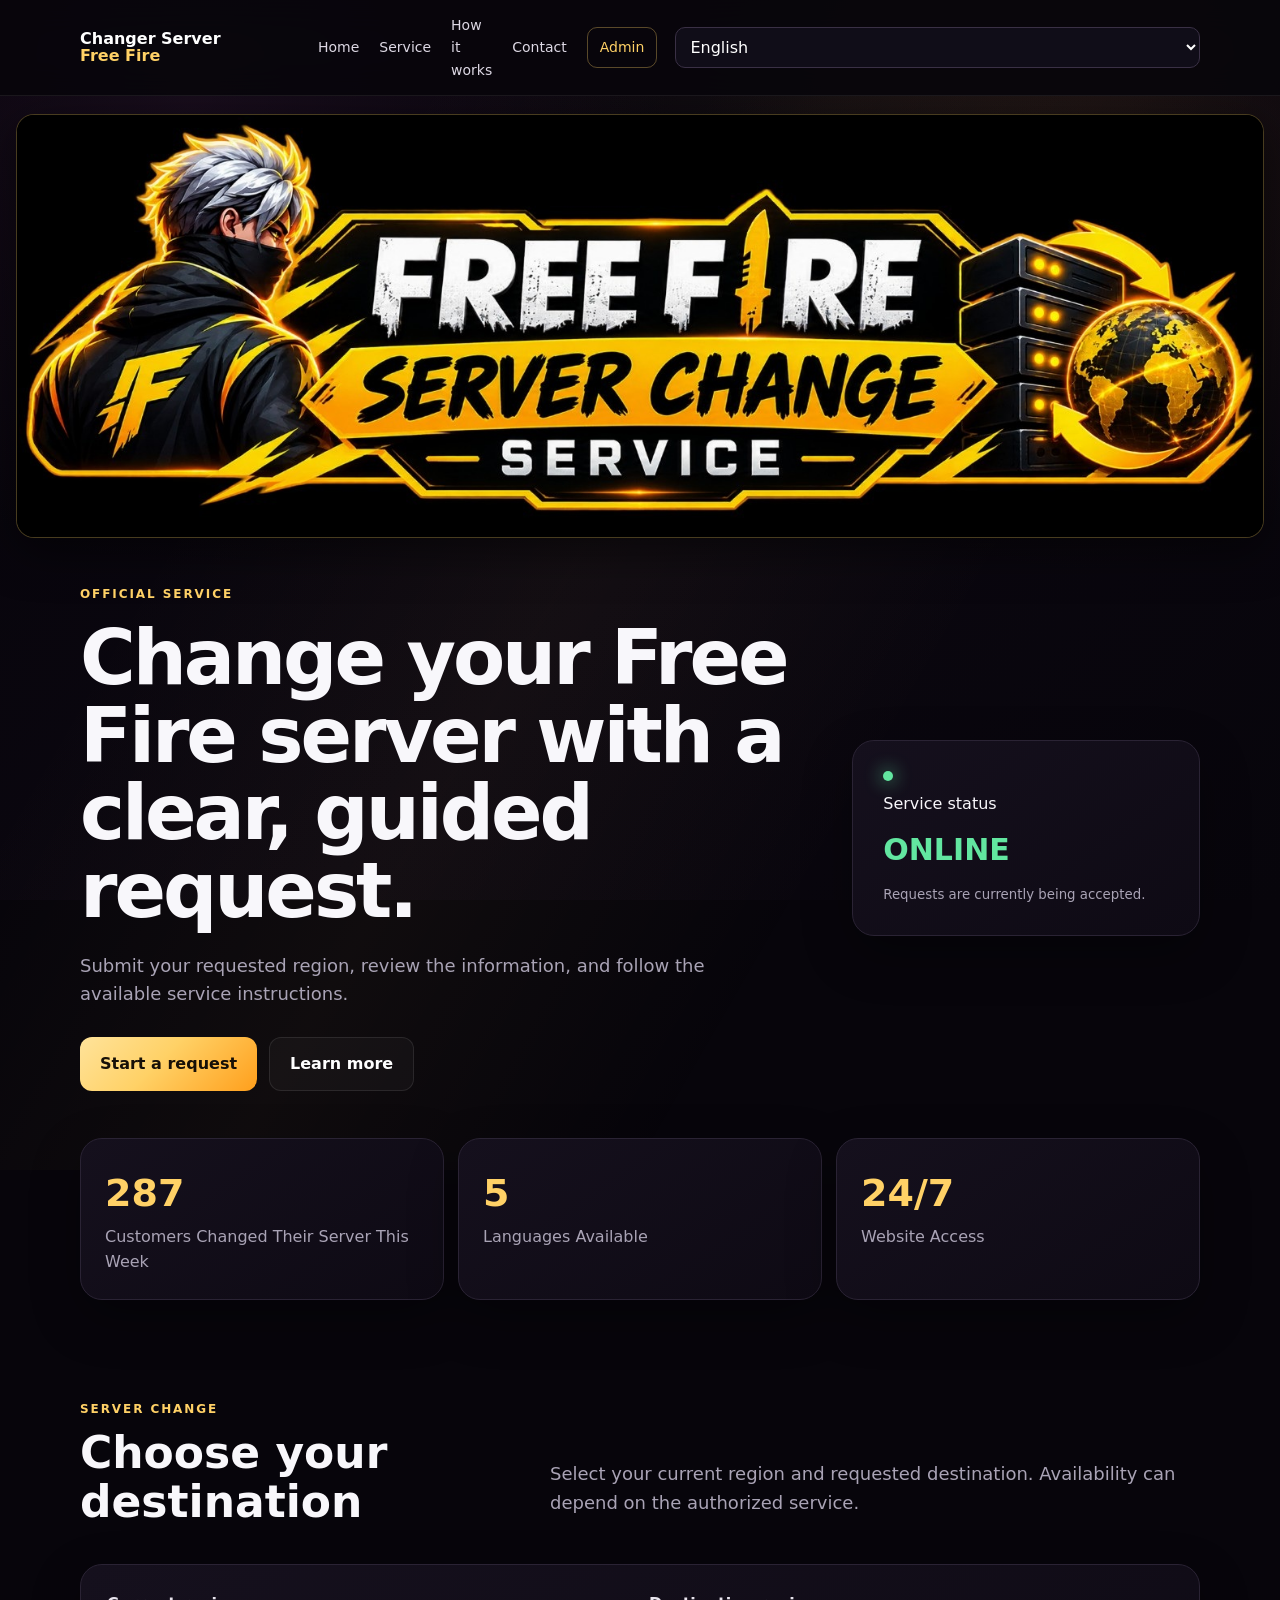
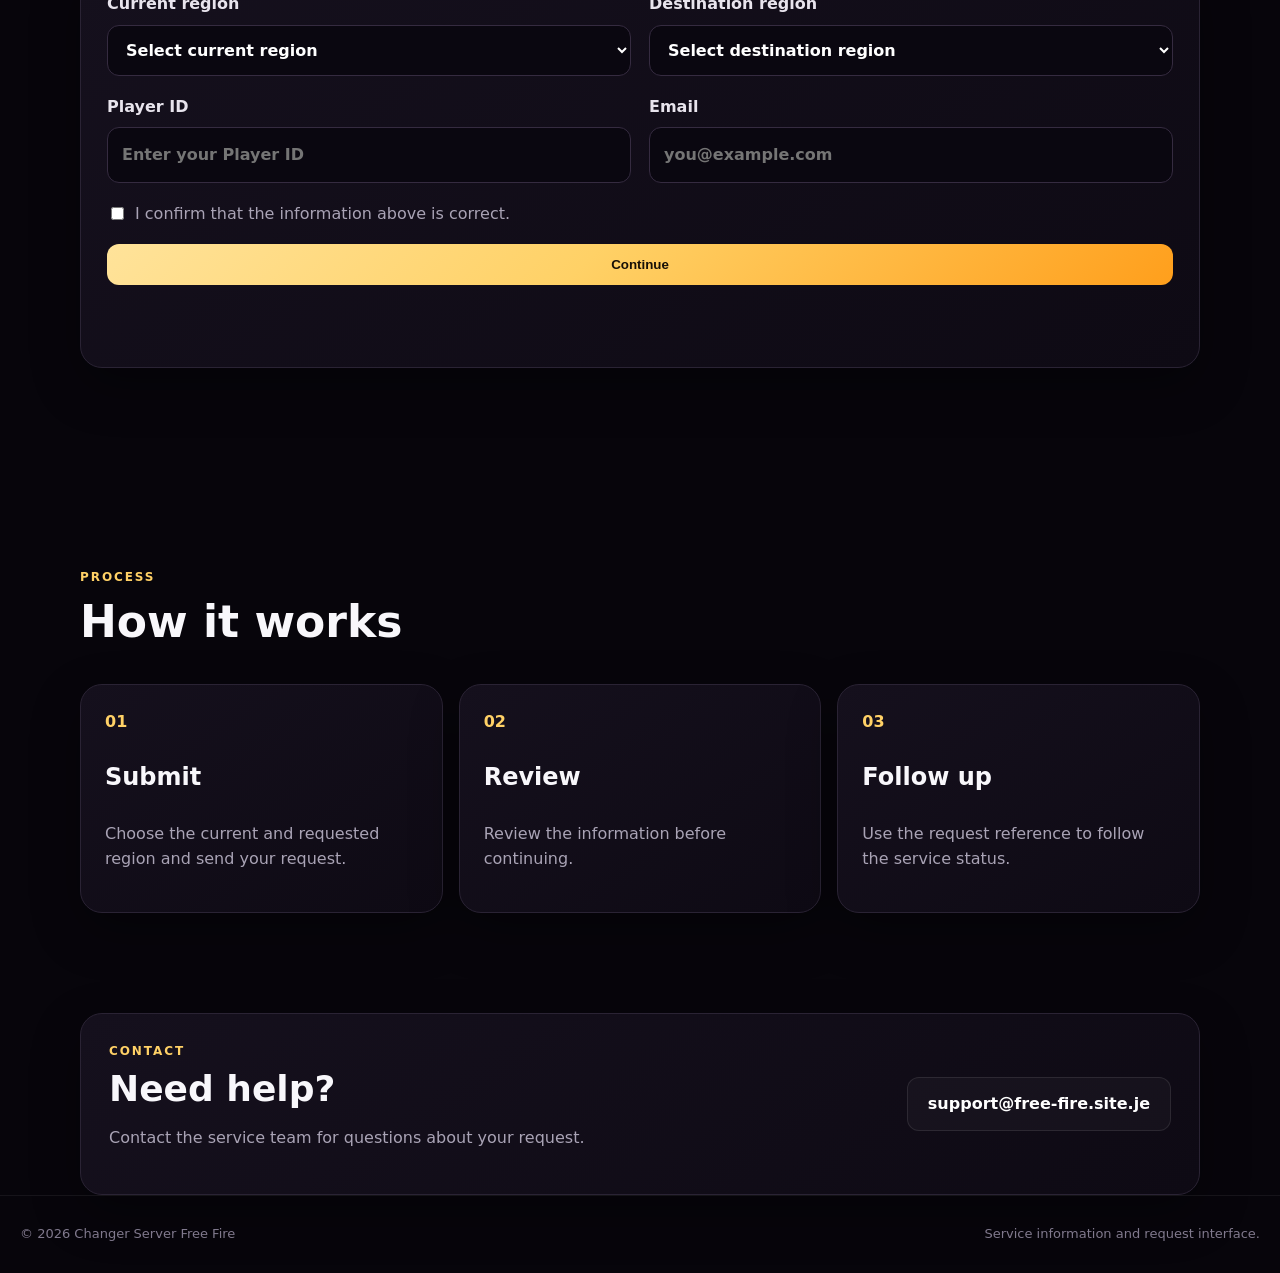
<file: index.html>
<!doctype html>
<html lang="en" dir="ltr">
<head>
<meta charset="utf-8">
<meta name="viewport" content="width=device-width,initial-scale=1">
<meta name="description" content="Changer Server Free Fire — server region change requests and service information.">
<title>Changer Server Free Fire</title>
<link rel="stylesheet" href="style.css">
<link rel="icon" type="image/jpeg" href="site-logo.jpg"></head>
<body>
<div class="bg"></div>
<header class="header">
  <a class="brand" href="index.html"><span>Changer Server<br><b>Free Fire</b></span></a>
  <nav id="nav">
    <a href="#home" data-i18n="home">Home</a><a href="#service" data-i18n="service">Service</a><a href="#how" data-i18n="how">How it works</a><a href="#contact" data-i18n="contact">Contact</a>
    <a class="admin-link" href="admin.html" data-i18n="admin">Admin</a>
  </nav>
  <select id="language" aria-label="Language" data-i18n-aria="languageLabel"><option value="en">English</option><option value="fr">Français</option><option value="ar">العربية</option><option value="pt">Português</option><option value="es">Español</option></select>
  <button class="menu" id="menu" aria-label="Open menu">☰</button>
</header>
<section class="site-banner-wrap" aria-label="Free Fire Server Change Service banner">
  <img class="site-banner" src="site-banner.jpg" alt="Free Fire Server Change Service">
</section>
<main id="home">
<section class="hero wrap">
  <div class="hero-copy"><div class="eyebrow" data-i18n="eyebrow">OFFICIAL SERVICE</div><h1 data-i18n="heroTitle">Change your Free Fire server with a clear, guided request.</h1><p data-i18n="heroText">Submit your requested region, review the information, and follow the available service instructions.</p><div class="actions"><a class="btn primary" href="#service" data-i18n="start">Start a request</a><a class="btn ghost" href="#how" data-i18n="learn">Learn more</a></div></div>
  <div class="hero-card"><div class="live-dot"></div><span data-i18n="status">Service status</span><strong>ONLINE</strong><small data-i18n="statusText">Requests are currently being accepted.</small></div>
</section>
<section class="stats wrap"><div class="stat"><strong>287</strong><span data-i18n="weekly">customers changed their server this week</span></div><div class="stat"><strong>5</strong><span data-i18n="languages">languages available</span></div><div class="stat"><strong>24/7</strong><span data-i18n="access">website access</span></div></section>
<section id="service" class="section wrap"><div class="section-head"><div><div class="eyebrow" data-i18n="serviceEyebrow">SERVER CHANGE</div><h2 data-i18n="serviceTitle">Choose your destination</h2></div><p data-i18n="serviceText">Select your current region and requested destination. Availability can depend on the authorized service.</p></div>
<form id="requestForm" class="request-card"><div class="grid"><label><span data-i18n="current">Current region</span><select id="current" required><option value="" selected disabled data-i18n="selectCurrent">Select current region</option><option value="Middle East & North Africa (MENA)">Middle East & North Africa (MENA)</option><option value="Europe (EU)">Europe (EU)</option><option value="North America (NA)">North America (NA)</option><option value="Latin America (LATAM)">Latin America (LATAM)</option><option value="Brazil (BR)">Brazil (BR)</option><option value="India (IND)">India (IND)</option><option value="Indonesia (ID)">Indonesia (ID)</option><option value="Thailand (TH)">Thailand (TH)</option><option value="Vietnam (VN)">Vietnam (VN)</option><option value="Singapore (SG)">Singapore (SG)</option><option value="Malaysia (MY)">Malaysia (MY)</option><option value="Philippines (PH)">Philippines (PH)</option><option value="Pakistan (PK)">Pakistan (PK)</option><option value="Bangladesh (BD)">Bangladesh (BD)</option><option value="Taiwan (TW)">Taiwan (TW)</option><option value="South Korea (KR)">South Korea (KR)</option><option value="Japan (JP)">Japan (JP)</option><option value="Russia & CIS">Russia & CIS</option><option value="Turkey (TR)">Turkey (TR)</option><option value="Middle East (ME)">Middle East (ME)</option><option value="Africa">Africa</option><option value="South America">South America</option><option value="Central America">Central America</option></select></label><label><span data-i18n="destination">Destination region</span><select id="destination" required><option value="" selected disabled data-i18n="selectDestination">Select destination region</option><option value="Middle East & North Africa (MENA)">Middle East & North Africa (MENA)</option><option value="Europe (EU)">Europe (EU)</option><option value="North America (NA)">North America (NA)</option><option value="Latin America (LATAM)">Latin America (LATAM)</option><option value="Brazil (BR)">Brazil (BR)</option><option value="India (IND)">India (IND)</option><option value="Indonesia (ID)">Indonesia (ID)</option><option value="Thailand (TH)">Thailand (TH)</option><option value="Vietnam (VN)">Vietnam (VN)</option><option value="Singapore (SG)">Singapore (SG)</option><option value="Malaysia (MY)">Malaysia (MY)</option><option value="Philippines (PH)">Philippines (PH)</option><option value="Pakistan (PK)">Pakistan (PK)</option><option value="Bangladesh (BD)">Bangladesh (BD)</option><option value="Taiwan (TW)">Taiwan (TW)</option><option value="South Korea (KR)">South Korea (KR)</option><option value="Japan (JP)">Japan (JP)</option><option value="Russia & CIS">Russia & CIS</option><option value="Turkey (TR)">Turkey (TR)</option><option value="Middle East (ME)">Middle East (ME)</option><option value="Africa">Africa</option><option value="South America">South America</option><option value="Central America">Central America</option></select></label><label><span data-i18n="player">Player ID</span><input id="player" inputmode="numeric" required placeholder="Enter your Player ID" data-i18n-placeholder="playerPlaceholder"></label><label><span data-i18n="email">Email</span><input id="email" type="email" required placeholder="you@example.com" data-i18n-placeholder="emailPlaceholder"></label></div><label class="check"><input id="confirm" type="checkbox" required><span data-i18n="confirm">I confirm that the information above is correct.</span></label><button class="btn primary full" type="submit" data-i18n="continue">Continue</button><p id="message" class="message"></p></form></section>
<section id="how" class="section wrap"><div class="section-head"><div><div class="eyebrow" data-i18n="processEyebrow">PROCESS</div><h2 data-i18n="howTitle">How it works</h2></div></div><div class="steps"><article><b>01</b><h3 data-i18n="step1t">Submit</h3><p data-i18n="step1">Choose the current and requested region and send your request.</p></article><article><b>02</b><h3 data-i18n="step2t">Review</h3><p data-i18n="step2">Review the information before continuing.</p></article><article><b>03</b><h3 data-i18n="step3t">Follow up</h3><p data-i18n="step3">Use the request reference to follow the service status.</p></article></div></section>
<section id="contact" class="section wrap contact"><div><div class="eyebrow" data-i18n="contactEyebrow">CONTACT</div><h2 data-i18n="contactTitle">Need help?</h2><p data-i18n="contactText">Contact the service team for questions about your request.</p></div><a class="btn ghost" href="mailto:support@free-fire.site.je">support@free-fire.site.je</a></section>
</main>
<footer><span>© <span id="year"></span> Changer Server Free Fire</span><span data-i18n="footer">Service information and request interface.</span></footer>
<script src="app-v2.js?v=2"></script>
</body></html>
</file>
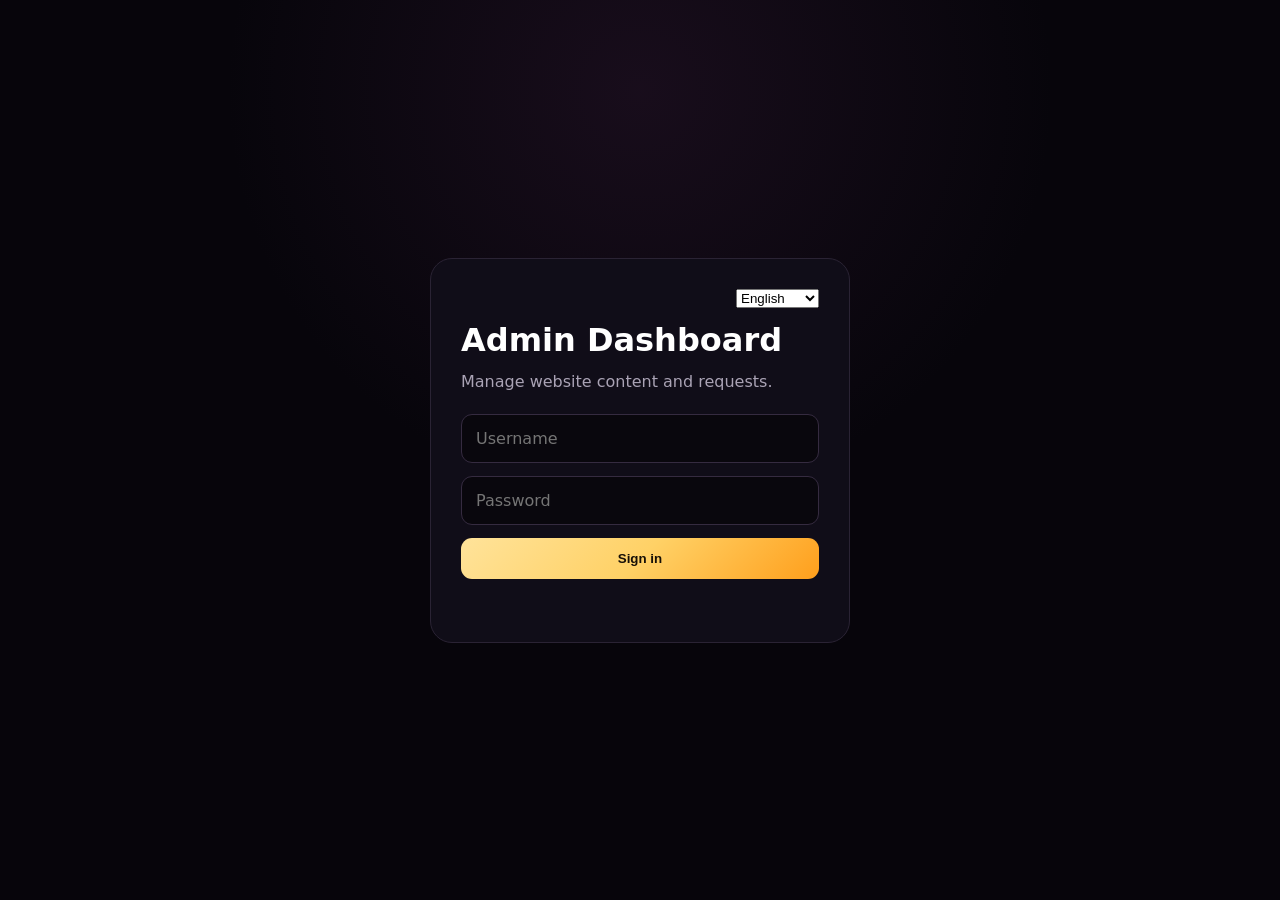
<file: admin.html>
<!doctype html><html lang="en"><head><meta charset="utf-8"><meta name="viewport" content="width=device-width,initial-scale=1"><title>Admin — Changer Server Free Fire</title><link rel="stylesheet" href="admin.css"><link rel="icon" type="image/jpeg" href="site-logo.jpg"></head><body><main class="login" id="login"><div class="box"><div style="display:flex;justify-content:flex-end"><select id="language" aria-label="Language"><option value="en">English</option><option value="fr">Français</option><option value="ar">العربية</option><option value="pt">Português</option><option value="es">Español</option></select></div><h1 data-i18n="dashboard">Admin Dashboard</h1><p data-i18n="manage">Manage website content and requests.</p><input id="user" placeholder="Username" data-i18n-placeholder="username" autocomplete="username"><input id="pass" type="password" placeholder="Password" data-i18n-placeholder="password" autocomplete="current-password"><button id="loginBtn" data-i18n="signin">Sign in</button><small id="err"></small></div></main><main class="dash hidden" id="dash"><header><div><span class="admin-brand"><b>Changer Server Free Fire</b></span><span data-i18n="dashboard">Admin Dashboard</span></div><div><a href="index.html" data-i18n="openWebsite">Open website</a><button id="logout" data-i18n="logout">Log out</button></div></header><section class="cards"><div><b id="count">0</b><span data-i18n="requests">Requests</span></div><div><b>287</b><span data-i18n="weekly">Weekly changes</span></div><div><b>ONLINE</b><span data-i18n="status">Service status</span></div></section><section class="panel"><div class="panel-head"><h2 data-i18n="requests">Requests</h2><button id="clear" data-i18n="clear">Clear all</button></div><div id="requests"></div></section></main><script src="admin.js"></script></body></html>
</file>
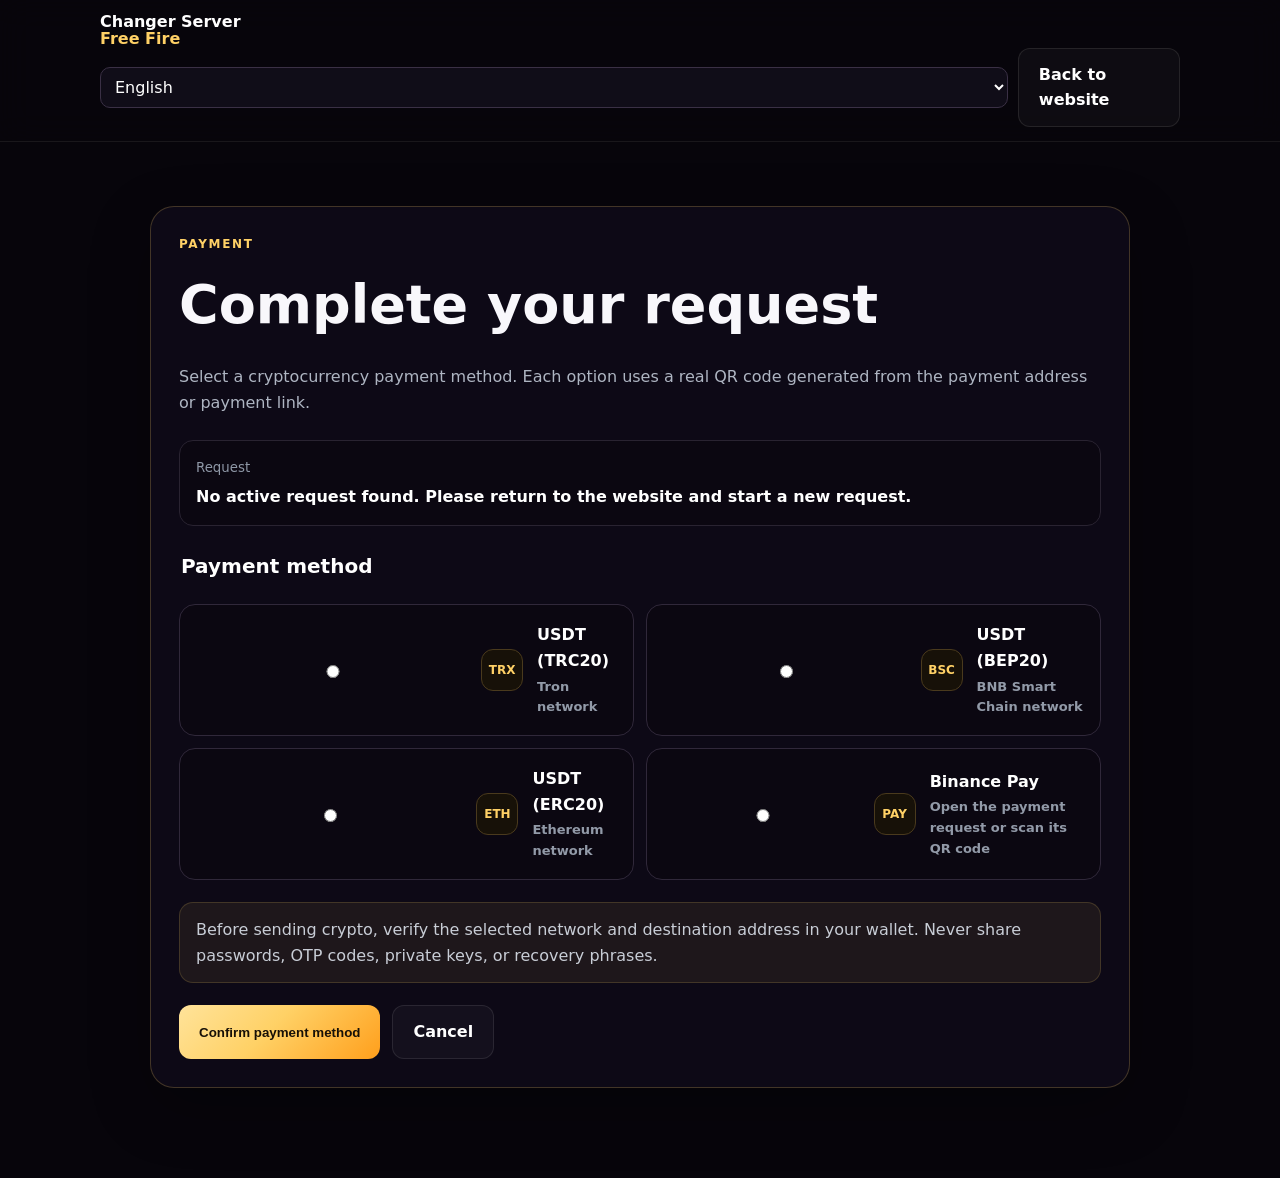
<file: payment.html>
<!doctype html>
<html lang="en">
<head>
<meta charset="utf-8"><meta name="viewport" content="width=device-width,initial-scale=1">
<title>Payment — Changer Server Free Fire</title>
<link rel="stylesheet" href="style.css">
<style>
.payment-wrap{max-width:1020px;margin:0 auto;padding:64px 20px 90px}
.payment-card{background:rgba(14,10,24,.94);border:1px solid rgba(255,209,102,.22);border-radius:24px;padding:28px;box-shadow:0 20px 60px rgba(0,0,0,.28)}
.payment-head{margin-bottom:24px}.payment-head .eyebrow{color:#ffd166;font-weight:800;letter-spacing:.14em}.payment-head h1{margin:8px 0;font-size:clamp(32px,6vw,54px)}.payment-head p{color:#aeb5c2}
.summary{display:grid;grid-template-columns:repeat(2,minmax(0,1fr));gap:12px;margin:24px 0}.summary div{padding:16px;border:1px solid #292331;border-radius:14px;background:#0b0711}.summary small{display:block;color:#8e97a6;margin-bottom:6px}.summary strong{color:#fff}
.methods{display:grid;grid-template-columns:repeat(2,minmax(0,1fr));gap:12px;margin:22px 0}.method{display:flex;align-items:center;gap:14px;padding:17px;border:1px solid #30283a;border-radius:16px;background:#0b0711;cursor:pointer;transition:.2s}.method:hover{transform:translateY(-1px);border-color:#4d4058}.method:has(input:checked){border-color:#ffd166;box-shadow:0 0 0 2px rgba(255,209,102,.1)}.method input{accent-color:#ffd166}.coin-icon{width:42px;height:42px;border-radius:12px;display:grid;place-items:center;background:#171108;border:1px solid #4a3a1d;color:#ffd166;font-size:12px;font-weight:900;flex:0 0 42px}.method b{color:#fff}.method span{display:block;color:#929aa8;font-size:13px;margin-top:3px}
.payment-details{display:none;margin:10px 0 18px;padding:18px;border:1px solid #30283a;border-radius:18px;background:#08060d}.payment-details.show{display:block}.network-title{color:#fff;font-size:18px;font-weight:800;margin:0 0 14px}.wallet-grid{display:grid;grid-template-columns:repeat(3,minmax(0,1fr));gap:12px}
.wallet{border:1px solid #30283a;border-radius:16px;padding:14px;background:#0b0711}.wallet h3{margin:0 0 8px;color:#ffd166}.wallet .network{color:#929aa8;font-size:12px;margin-bottom:10px}.qr-box{display:grid;place-items:center;background:#fff;border-radius:14px;padding:12px;margin-bottom:12px}.qr-box img{display:block;width:min(100%,220px);aspect-ratio:1/1;image-rendering:auto}.address{font-size:12px;line-height:1.55;color:#f5f7fb;word-break:break-all;min-height:58px}.copy-btn{margin-top:10px;width:100%;padding:10px;border:1px solid #4a3a1d;border-radius:10px;background:#171108;color:#ffd166;font-weight:800;cursor:pointer}
.binance-box{display:none;margin-top:18px;padding:18px;border:1px solid rgba(255,209,102,.2);border-radius:16px;background:rgba(255,209,102,.05)}.binance-box.show{display:grid;grid-template-columns:180px 1fr;gap:18px;align-items:center}.binance-qr{background:#fff;border-radius:14px;padding:10px}.binance-qr img{display:block;width:100%;height:auto}.binance-box h3{margin:0 0 6px;color:#fff}.binance-box p{margin:0 0 14px;color:#aeb5c2}.binance-box a{display:inline-flex}
.payment-note{padding:14px 16px;border-radius:14px;background:rgba(255,209,102,.07);border:1px solid rgba(255,209,102,.16);color:#c8cdd6;line-height:1.6}.payment-actions{display:flex;gap:12px;flex-wrap:wrap;margin-top:22px}.payment-result{display:none;margin-top:18px;padding:16px;border-radius:14px;background:rgba(99,230,162,.08);border:1px solid rgba(99,230,162,.2);color:#b8f0d0}.payment-result.show{display:block}
@media(max-width:760px){.methods,.wallet-grid{grid-template-columns:1fr}.summary{grid-template-columns:1fr}.binance-box.show{grid-template-columns:1fr}.binance-qr{max-width:220px;margin:auto}}
@media(max-width:600px){.payment-wrap{padding:36px 14px 70px}.payment-card{padding:20px;border-radius:20px}.payment-actions .btn{width:100%}.binance-box a{width:100%;justify-content:center}}
</style>
<link rel="icon" type="image/jpeg" href="site-logo.jpg"></head>
<body>
<header class="header"><div class="wrap nav"><a class="brand" href="index.html"><span>Changer Server<br><b>Free Fire</b></span></a><div style="display:flex;align-items:center;gap:10px"><select id="language" aria-label="Language"><option value="en">English</option><option value="fr">Français</option><option value="ar">العربية</option><option value="pt">Português</option><option value="es">Español</option></select><a class="btn ghost" href="index.html" data-i18n="back">Back to website</a></div></div></header>
<main class="payment-wrap"><section class="payment-card">
<div class="payment-head"><div class="eyebrow" data-i18n="payment">PAYMENT</div><h1 data-i18n="complete">Complete your request</h1><p data-i18n="intro">Select a cryptocurrency payment method. Each option uses a real QR code generated from the payment address or payment link.</p></div>
<div class="summary" id="summary"></div>
<form id="paymentForm">
<fieldset style="border:0;padding:0;margin:0"><legend style="color:#fff;font-size:20px;font-weight:800" data-i18n="method">Payment method</legend>
<div class="methods">
<label class="method"><input type="radio" name="method" value="USDT TRC20" required><div class="coin-icon">TRX</div><div><b>USDT (TRC20)</b><span data-i18n="tron">Tron network</span></div></label>
<label class="method"><input type="radio" name="method" value="USDT BEP20"><div class="coin-icon">BSC</div><div><b>USDT (BEP20)</b><span data-i18n="bsc">BNB Smart Chain network</span></div></label>
<label class="method"><input type="radio" name="method" value="USDT ERC20"><div class="coin-icon">ETH</div><div><b>USDT (ERC20)</b><span data-i18n="eth">Ethereum network</span></div></label>
<label class="method"><input type="radio" name="method" value="Binance Pay"><div class="coin-icon">PAY</div><div><b>Binance Pay</b><span data-i18n="binanceHint">Open the payment request or scan its QR code</span></div></label>
</div></fieldset>

<div id="details" class="payment-details">
<p class="network-title" data-i18n="usdtDetails">USDT payment details</p>
<div class="wallet-grid">
<article class="wallet"><h3>TRC20</h3><div class="network" data-i18n="usdtTron">USDT • Tron</div><div class="qr-box"><img src="qr-trc20.png" alt="USDT TRC20 QR code"></div><div class="address">TLh1hVkKN1Jrrn2oXWuZpCqk8wmZ7Ji5Ly</div><button class="copy-btn" type="button" data-copy="TLh1hVkKN1Jrrn2oXWuZpCqk8wmZ7Ji5Ly" data-i18n="copy">Copy address</button></article>
<article class="wallet"><h3>BEP20</h3><div class="network" data-i18n="usdtBsc">USDT • BNB Smart Chain</div><div class="qr-box"><img src="qr-bep20.png" alt="USDT BEP20 QR code"></div><div class="address">0x3cff003f38e228c3348ac34c6358daa2e1cc6eb3</div><button class="copy-btn" type="button" data-copy="0x3cff003f38e228c3348ac34c6358daa2e1cc6eb3" data-i18n="copy">Copy address</button></article>
<article class="wallet"><h3>ERC20</h3><div class="network" data-i18n="usdtEth">USDT • Ethereum</div><div class="qr-box"><img src="qr-erc20.png" alt="USDT ERC20 QR code"></div><div class="address">0x3cff003f38e228c3348ac34c6358daa2e1cc6eb3</div><button class="copy-btn" type="button" data-copy="0x3cff003f38e228c3348ac34c6358daa2e1cc6eb3" data-i18n="copy">Copy address</button></article>
</div></div>

<div id="binanceBox" class="binance-box">
<div class="binance-qr"><img src="qr-binance-pay.png" alt="Binance Pay QR code"></div>
<div><h3 data-i18n="binancePay">Binance Pay</h3><p data-i18n="binanceText">Scan the QR code with Binance Pay or open the payment request directly.</p><a class="btn primary" target="_blank" rel="noopener noreferrer" href="https://app.binance.com/uni-qr/request-to-pay?billOrderId=455593971150135296&billType=request_a_payment" data-i18n="openBinance">Open Binance Pay</a></div>
</div>

<div class="payment-note" data-i18n="note">Before sending crypto, verify the selected network and destination address in your wallet. Never share passwords, OTP codes, private keys, or recovery phrases.</div>
<div class="payment-actions"><button class="btn primary" type="submit" data-i18n="confirmPayment">Confirm payment method</button><a class="btn ghost" href="index.html" data-i18n="cancel">Cancel</a></div>
<div id="result" class="payment-result"></div>
</form>
</section></main>
<script>
const PT={en:{back:'Back to website',payment:'PAYMENT',complete:'Complete your request',intro:'Select a cryptocurrency payment method. Each option uses a real QR code generated from the payment address or payment link.',method:'Payment method',tron:'Tron network',bsc:'BNB Smart Chain network',eth:'Ethereum network',binanceHint:'Open the payment request or scan its QR code',usdtDetails:'USDT payment details',usdtTron:'USDT • Tron',usdtBsc:'USDT • BNB Smart Chain',usdtEth:'USDT • Ethereum',copy:'Copy address',binancePay:'Binance Pay',binanceText:'Scan the QR code with Binance Pay or open the payment request directly.',openBinance:'Open Binance Pay',note:'Before sending crypto, verify the selected network and destination address in your wallet. Never share passwords, OTP codes, private keys, or recovery phrases.',confirmPayment:'Confirm payment method',cancel:'Cancel',request:'Request',noRequest:'No active request found. Please return to the website and start a new request.',reference:'Request reference',destination:'Destination',current:'Current region',player:'Player ID',selected:'Payment method selected'},fr:{back:'Retour au site',payment:'PAIEMENT',complete:'Finalisez votre demande',intro:'Sélectionnez un moyen de paiement en cryptomonnaie. Chaque option utilise un vrai QR code généré à partir de l’adresse de paiement ou du lien de paiement.',method:'Mode de paiement',tron:'Réseau Tron',bsc:'Réseau BNB Smart Chain',eth:'Réseau Ethereum',binanceHint:'Ouvrez la demande de paiement ou scannez son QR code',usdtDetails:'Détails du paiement USDT',usdtTron:'USDT • Tron',usdtBsc:'USDT • BNB Smart Chain',usdtEth:'USDT • Ethereum',copy:'Copier l’adresse',binancePay:'Binance Pay',binanceText:'Scannez le QR code avec Binance Pay ou ouvrez directement la demande de paiement.',openBinance:'Ouvrir Binance Pay',note:'Avant d’envoyer des cryptomonnaies, vérifiez le réseau et l’adresse de destination. Ne partagez jamais vos mots de passe, codes OTP, clés privées ou phrases de récupération.',confirmPayment:'Confirmer le mode de paiement',cancel:'Annuler',request:'Demande',noRequest:'Aucune demande active. Retournez au site et créez une nouvelle demande.',reference:'Référence de la demande',destination:'Destination',current:'Région actuelle',player:'ID joueur',selected:'Mode de paiement sélectionné'},ar:{back:'العودة إلى الموقع',payment:'الدفع',complete:'إكمال طلبك',intro:'اختر طريقة دفع بالعملات الرقمية. كل خيار يستخدم رمز QR فعليًا مولدًا من عنوان الدفع أو رابط الدفع.',method:'طريقة الدفع',tron:'شبكة Tron',bsc:'شبكة BNB Smart Chain',eth:'شبكة Ethereum',binanceHint:'افتح طلب الدفع أو امسح رمز QR الخاص به',usdtDetails:'تفاصيل دفع USDT',usdtTron:'USDT • Tron',usdtBsc:'USDT • BNB Smart Chain',usdtEth:'USDT • Ethereum',copy:'نسخ العنوان',binancePay:'Binance Pay',binanceText:'امسح رمز QR باستخدام Binance Pay أو افتح طلب الدفع مباشرة.',openBinance:'فتح Binance Pay',note:'قبل إرسال العملات الرقمية، تحقق من الشبكة وعنوان الوجهة في محفظتك. لا تشارك كلمات المرور أو رموز OTP أو المفاتيح الخاصة أو عبارات الاسترداد.',confirmPayment:'تأكيد طريقة الدفع',cancel:'إلغاء',request:'الطلب',noRequest:'لا يوجد طلب نشط. ارجع إلى الموقع وابدأ طلبًا جديدًا.',reference:'رقم الطلب',destination:'الوجهة',current:'المنطقة الحالية',player:'معرّف اللاعب',selected:'تم اختيار طريقة الدفع'},pt:{back:'Voltar ao site',payment:'PAGAMENTO',complete:'Conclua sua solicitação',intro:'Selecione um método de pagamento em criptomoeda. Cada opção usa um QR code real gerado a partir do endereço ou link de pagamento.',method:'Método de pagamento',tron:'Rede Tron',bsc:'Rede BNB Smart Chain',eth:'Rede Ethereum',binanceHint:'Abra a solicitação de pagamento ou escaneie seu QR code',usdtDetails:'Detalhes do pagamento USDT',usdtTron:'USDT • Tron',usdtBsc:'USDT • BNB Smart Chain',usdtEth:'USDT • Ethereum',copy:'Copiar endereço',binancePay:'Binance Pay',binanceText:'Escaneie o QR code com Binance Pay ou abra a solicitação de pagamento diretamente.',openBinance:'Abrir Binance Pay',note:'Antes de enviar criptomoedas, verifique a rede e o endereço de destino. Nunca compartilhe senhas, códigos OTP, chaves privadas ou frases de recuperação.',confirmPayment:'Confirmar método de pagamento',cancel:'Cancelar',request:'Solicitação',noRequest:'Nenhuma solicitação ativa. Volte ao site e inicie uma nova solicitação.',reference:'Referência da solicitação',destination:'Destino',current:'Região atual',player:'ID do jogador',selected:'Método de pagamento selecionado'},es:{back:'Volver al sitio',payment:'PAGO',complete:'Completa tu solicitud',intro:'Selecciona un método de pago con criptomonedas. Cada opción utiliza un código QR real generado a partir de la dirección o del enlace de pago.',method:'Método de pago',tron:'Red Tron',bsc:'Red BNB Smart Chain',eth:'Red Ethereum',binanceHint:'Abre la solicitud de pago o escanea su código QR',usdtDetails:'Detalles del pago USDT',usdtTron:'USDT • Tron',usdtBsc:'USDT • BNB Smart Chain',usdtEth:'USDT • Ethereum',copy:'Copiar dirección',binancePay:'Binance Pay',binanceText:'Escanea el código QR con Binance Pay o abre directamente la solicitud de pago.',openBinance:'Abrir Binance Pay',note:'Antes de enviar criptomonedas, verifica la red y la dirección de destino. Nunca compartas contraseñas, códigos OTP, claves privadas ni frases de recuperación.',confirmPayment:'Confirmar método de pago',cancel:'Cancelar',request:'Solicitud',noRequest:'No hay ninguna solicitud activa. Vuelve al sitio e inicia una nueva solicitud.',reference:'Referencia de solicitud',destination:'Destino',current:'Región actual',player:'ID del jugador',selected:'Método de pago seleccionado'}};
function applyPayLang(v){const t=PT[v]||PT.en;document.documentElement.lang=v;document.documentElement.dir=v==='ar'?'rtl':'ltr';document.querySelectorAll('[data-i18n]').forEach(e=>{if(t[e.dataset.i18n])e.textContent=t[e.dataset.i18n]});localStorage.setItem('siteLang',v);renderSummary(t)}
const req=JSON.parse(localStorage.getItem('currentRequest')||'null');const summary=document.getElementById('summary');
function escapeHtml(v){return String(v).replace(/[&<>"']/g,c=>({'&':'&amp;','<':'&lt;','>':'&gt;','"':'&quot;',"'":'&#39;'}[c]))}
function renderSummary(t){if(!summary)return;if(!req){summary.innerHTML='<div style="grid-column:1/-1"><small>'+t.request+'</small><strong>'+t.noRequest+'</strong></div>';return}summary.innerHTML='<div><small>'+t.reference+'</small><strong>'+escapeHtml(req.ref)+'</strong></div><div><small>'+t.destination+'</small><strong>'+escapeHtml(req.destination)+'</strong></div><div><small>'+t.current+'</small><strong>'+escapeHtml(req.current)+'</strong></div><div><small>'+t.player+'</small><strong>'+escapeHtml(req.player)+'</strong></div>'}
const lang=document.getElementById('language');lang.value=localStorage.getItem('siteLang')||'en';lang.addEventListener('change',e=>applyPayLang(e.target.value));applyPayLang(lang.value);
const details=document.getElementById('details'),binanceBox=document.getElementById('binanceBox');document.querySelectorAll('input[name="method"]').forEach(r=>r.addEventListener('change',()=>{const method=r.value;details.classList.toggle('show',r.checked&&method!=='Binance Pay');binanceBox.classList.toggle('show',r.checked&&method==='Binance Pay')}));
document.querySelectorAll('[data-copy]').forEach(b=>b.addEventListener('click',async()=>{const t=PT[localStorage.getItem('siteLang')||'en']||PT.en;try{await navigator.clipboard.writeText(b.dataset.copy);b.textContent=t.copy+' ✓';setTimeout(()=>b.textContent=t.copy,1200)}catch{b.textContent=t.copy}}));
document.getElementById('paymentForm').addEventListener('submit',e=>{e.preventDefault();if(!req)return;const method=new FormData(e.target).get('method');const updated={...req,paymentMethod:method,paymentStatus:'Payment method selected'};localStorage.setItem('currentRequest',JSON.stringify(updated));const list=JSON.parse(localStorage.getItem('requests')||'[]');const i=list.findIndex(x=>x.ref===req.ref);if(i>=0){list[i]=updated;localStorage.setItem('requests',JSON.stringify(list))}const t=PT[localStorage.getItem('siteLang')||'en']||PT.en;document.getElementById('result').textContent=t.selected+': '+method+'.';document.getElementById('result').classList.add('show')});
</script>
</body></html>
</file>
<file: style.css>
:root{--bg:#07050b;--panel:#100d18;--panel2:#151020;--text:#f8f7fb;--muted:#a9a3b5;--gold:#ffd166;--orange:#ff9f1c;--line:#2a2334;--ok:#62e6a0}*{box-sizing:border-box}html{scroll-behavior:smooth}body{margin:0;background:var(--bg);color:var(--text);font-family:Inter,system-ui,-apple-system,Segoe UI,Roboto,Arial,sans-serif;line-height:1.6}.bg{position:fixed;inset:0;z-index:-2;background:radial-gradient(circle at 15% 10%,#3b1d3d55,transparent 35%),radial-gradient(circle at 85% 20%,#6a451f33,transparent 30%),linear-gradient(135deg,#06040a,#0b0710 55%,#07050b);}.bg:after{content:"";position:absolute;inset:-30%;background:linear-gradient(120deg,transparent 35%,#ffd1660a 50%,transparent 65%);animation:sweep 10s linear infinite}@keyframes sweep{to{transform:translateX(30%) rotate(1deg)}}.wrap{width:min(1120px,calc(100% - 40px));margin:auto}.header{position:sticky;top:0;z-index:20;display:flex;align-items:center;gap:18px;padding:14px max(20px,calc((100vw - 1120px)/2));background:#08060ce8;border-bottom:1px solid #ffffff12;backdrop-filter:blur(16px)}.brand{display:flex;align-items:center;gap:10px;color:#fff;text-decoration:none;font-weight:800;line-height:1.05;min-width:220px}.brand-mark{display:grid;place-items:center;width:40px;height:40px;border-radius:12px;background:linear-gradient(135deg,var(--gold),var(--orange));color:#1b1307;font-size:13px}.brand b{color:var(--gold)}nav{display:flex;align-items:center;gap:20px;margin-left:auto}nav a{color:#ddd8e4;text-decoration:none;font-size:14px}nav a:hover{color:var(--gold)}.admin-link{padding:8px 12px;border:1px solid #ffd16655;border-radius:10px;color:var(--gold)}#language{background:#100d18;color:#fff;border:1px solid #3a3045;border-radius:10px;padding:9px 10px;min-width:112px}.menu{display:none;background:transparent;color:#fff;border:1px solid #ffffff20;border-radius:10px;padding:9px;font-size:18px}.hero{min-height:600px;display:grid;grid-template-columns:1.35fr .65fr;gap:50px;align-items:center}.eyebrow{color:var(--gold);font-size:12px;font-weight:800;letter-spacing:.16em}.hero h1{font-size:clamp(42px,6vw,76px);line-height:1.02;letter-spacing:-.04em;margin:15px 0 22px;max-width:780px}.hero p,.section-head p{color:var(--muted);font-size:18px;max-width:650px}.actions{display:flex;gap:12px;margin-top:28px}.btn{display:inline-flex;justify-content:center;align-items:center;text-decoration:none;border-radius:12px;padding:13px 20px;font-weight:800;border:1px solid #ffffff18;cursor:pointer}.primary{background:linear-gradient(135deg,#ffe39a,var(--gold) 45%,var(--orange));color:#171007;border:0}.ghost{background:#ffffff08;color:#fff}.hero-card,.request-card,.steps article,.contact,.stat{background:linear-gradient(145deg,#15101d,#0e0a14);border:1px solid var(--line);border-radius:22px;box-shadow:0 18px 50px #0005}.hero-card{padding:30px;display:grid;gap:10px}.hero-card strong{font-size:30px;color:var(--ok)}.hero-card small{color:var(--muted)}.live-dot{width:10px;height:10px;border-radius:50%;background:var(--ok);box-shadow:0 0 18px var(--ok)}.stats{display:grid;grid-template-columns:repeat(3,1fr);gap:14px}.stat{padding:24px}.stat strong{display:block;font-size:38px;color:var(--gold)}.stat span{color:var(--muted);text-transform:capitalize}.section{padding:100px 0}.section-head{display:flex;justify-content:space-between;gap:30px;align-items:end;margin-bottom:28px}.section h2{font-size:44px;line-height:1.1;margin:10px 0}.request-card{padding:26px}.grid{display:grid;grid-template-columns:1fr 1fr;gap:18px}label{display:grid;gap:8px;color:#e8e4ed;font-weight:700}input,select{width:100%;background:#0a0710;color:#fff;border:1px solid #352b40;border-radius:12px;padding:14px;font:inherit}select option{background:#0a0710;color:#fff}.check{display:flex;grid-template-columns:none;align-items:center;margin:18px 0;color:var(--muted);font-weight:500}.check input{width:auto}.full{width:100%}.message{min-height:24px;color:var(--gold)}.steps{display:grid;grid-template-columns:repeat(3,1fr);gap:16px}.steps article{padding:24px}.steps b{color:var(--gold)}.steps h3{font-size:24px}.steps p,.contact p{color:var(--muted)}.contact{padding:28px;display:flex;align-items:center;justify-content:space-between}.contact h2{margin:8px 0;font-size:36px}footer{border-top:1px solid #ffffff10;padding:28px 20px;display:flex;justify-content:space-between;gap:20px;color:#80798d;font-size:13px}.ar{direction:rtl}
@media(max-width:900px){.header{padding:12px 16px}.brand{min-width:0;flex:1}nav{display:none;position:absolute;left:12px;right:12px;top:70px;background:#0d0913;border:1px solid #2a2334;border-radius:16px;padding:14px;flex-direction:column;align-items:stretch}.header.open nav{display:flex}.menu{display:block}.hero{grid-template-columns:1fr;padding:70px 0}.stats,.steps{grid-template-columns:1fr}.section-head{display:block}.contact{display:grid;gap:20px}.grid{grid-template-columns:1fr}}
@media(max-width:560px){.wrap{width:min(100% - 24px,1120px)}.header{gap:7px}.brand{font-size:13px}.brand-mark{width:36px;height:36px}.header #language{min-width:92px;width:92px;font-size:11px;padding:8px}.hero{min-height:auto;padding:65px 0}.hero h1{font-size:44px}.hero p{font-size:16px}.section{padding:70px 0}.section h2{font-size:36px}.request-card{padding:16px}.stat strong{font-size:32px}footer{display:grid}}
[dir=rtl] .brand{direction:ltr}[dir=rtl] .section-head,[dir=rtl] .contact{text-align:right}[dir=rtl] .check{direction:rtl}

/* Site logo */
.brand{display:flex;align-items:center;gap:10px;text-decoration:none}

/* Compact responsive site logo */

.site-banner-wrap{width:min(1400px,calc(100% - 32px));margin:18px auto 0;overflow:hidden;border:1px solid #ffd16644;border-radius:18px;box-shadow:0 12px 45px #0008;background:#050505;}
.site-banner{display:block;width:100%;height:auto;max-width:100%;object-fit:contain;}
@media(max-width:900px){.site-banner-wrap{width:calc(100% - 24px);margin-top:12px;border-radius:14px;}}
@media(max-width:560px){.site-banner-wrap{width:calc(100% - 16px);margin-top:10px;border-radius:11px;}.site-banner{width:100%;height:auto;}}

/* Final mobile layout repair */
html,body{width:100%;max-width:100%;overflow-x:hidden}
img{max-width:100%;height:auto}
@media (max-width:900px){
  .wrap{width:calc(100% - 28px);max-width:none}
  .header{width:100%;padding:10px 12px;gap:8px;min-height:58px}
  .brand{font-size:13px;min-width:0;flex:1;white-space:nowrap}
  .brand-mark{width:34px;height:34px;flex:0 0 34px}
  #language{flex:0 0 104px;width:104px;min-width:104px;padding:8px 7px;font-size:12px}
  .menu{display:block;flex:0 0 42px;width:42px;height:42px;padding:0}
  nav{display:none!important;position:absolute;left:10px;right:10px;top:64px;width:auto;margin:0}
  .header.open nav{display:flex!important}
  .site-banner-wrap{width:100%;max-width:none;margin:0;border-left:0;border-right:0;border-radius:0;box-shadow:none}
  .site-banner{width:100%;max-width:none;height:auto;display:block}
  .hero{width:calc(100% - 28px);max-width:none;min-height:0;display:grid;grid-template-columns:1fr;gap:20px;padding:44px 0 28px;margin:auto}
  .hero-copy,.hero-card{width:100%;min-width:0}
  .hero h1{font-size:clamp(34px,9vw,48px);max-width:none;word-break:normal}
  .hero p,.section-head p{font-size:15px;max-width:none}
  .stats{width:calc(100% - 28px);grid-template-columns:1fr;gap:10px}
  .section{width:calc(100% - 28px);padding:55px 0}
  .section-head{display:block}
  .grid{grid-template-columns:1fr;gap:14px}
  .request-card{width:100%;padding:16px}
  .steps{grid-template-columns:1fr;gap:12px}
  .contact{display:grid;gap:16px}
  footer{padding:24px 14px}
}
@media (max-width:560px){
  .header{padding:8px 10px}
  .brand{font-size:12px}
  .brand-mark{width:32px;height:32px;flex-basis:32px}
  #language{flex-basis:96px;width:96px;min-width:96px;font-size:11px}
  .menu{width:40px;height:40px;flex-basis:40px}
  .hero{padding-top:34px}
  .hero h1{font-size:clamp(30px,9vw,42px);line-height:1.06}
  .section h2{font-size:32px}
  input,select{font-size:14px;padding:12px}
  .btn{width:100%;padding:12px 16px}
  .actions{display:grid;grid-template-columns:1fr;gap:10px}
  .site-banner-wrap{margin:0}
}
</file>
<file: admin.css>
*{box-sizing:border-box}body{margin:0;background:#07050b;color:#fff;font-family:Inter,system-ui,sans-serif}.login{min-height:100vh;display:grid;place-items:center;padding:20px;background:radial-gradient(circle at 50% 10%,#3b1d3d55,transparent 40%)}.box{width:min(420px,100%);background:#100d18;border:1px solid #2a2334;border-radius:22px;padding:30px;display:grid;gap:13px}.mark{width:48px;height:48px;display:grid;place-items:center;border-radius:14px;background:linear-gradient(135deg,#ffe39a,#ff9f1c);color:#171007;font-weight:900}.box h1{margin:0}.box p{color:#aaa3b5;margin:0 0 10px}.box input{padding:14px;border-radius:11px;border:1px solid #352b40;background:#09070d;color:#fff;font:inherit}.box button,#logout,.panel-head button{padding:13px;border:0;border-radius:11px;background:linear-gradient(135deg,#ffe39a,#ffd166,#ff9f1c);font-weight:900;color:#171007;cursor:pointer}.box small{color:#ff8585;min-height:20px}.hidden{display:none}.dash{min-height:100vh}.dash header{display:flex;justify-content:space-between;gap:20px;align-items:center;padding:18px max(18px,calc((100vw - 1120px)/2));border-bottom:1px solid #ffffff12;background:#09070de8}.dash header div{display:flex;gap:15px;align-items:center}.dash header span{color:#8f8799;font-size:13px}.dash a{color:#ffd166;text-decoration:none}.cards,.panel{width:min(1120px,calc(100% - 36px));margin:24px auto}.cards{display:grid;grid-template-columns:repeat(3,1fr);gap:14px}.cards div{background:#100d18;border:1px solid #2a2334;border-radius:18px;padding:22px}.cards b{display:block;color:#ffd166;font-size:28px}.cards span{color:#9e96aa}.panel{background:#100d18;border:1px solid #2a2334;border-radius:20px;padding:22px}.panel-head{display:flex;justify-content:space-between;align-items:center}.request{padding:16px 0;border-top:1px solid #27202f}.request b{color:#ffd166}.muted{color:#9e96aa}@media(max-width:650px){.cards{grid-template-columns:1fr}.dash header{align-items:flex-start}.dash header div:last-child{display:grid}.dash header div{flex-wrap:wrap}}
.admin-brand{display:inline-flex;align-items:center;gap:9px}
</file>
